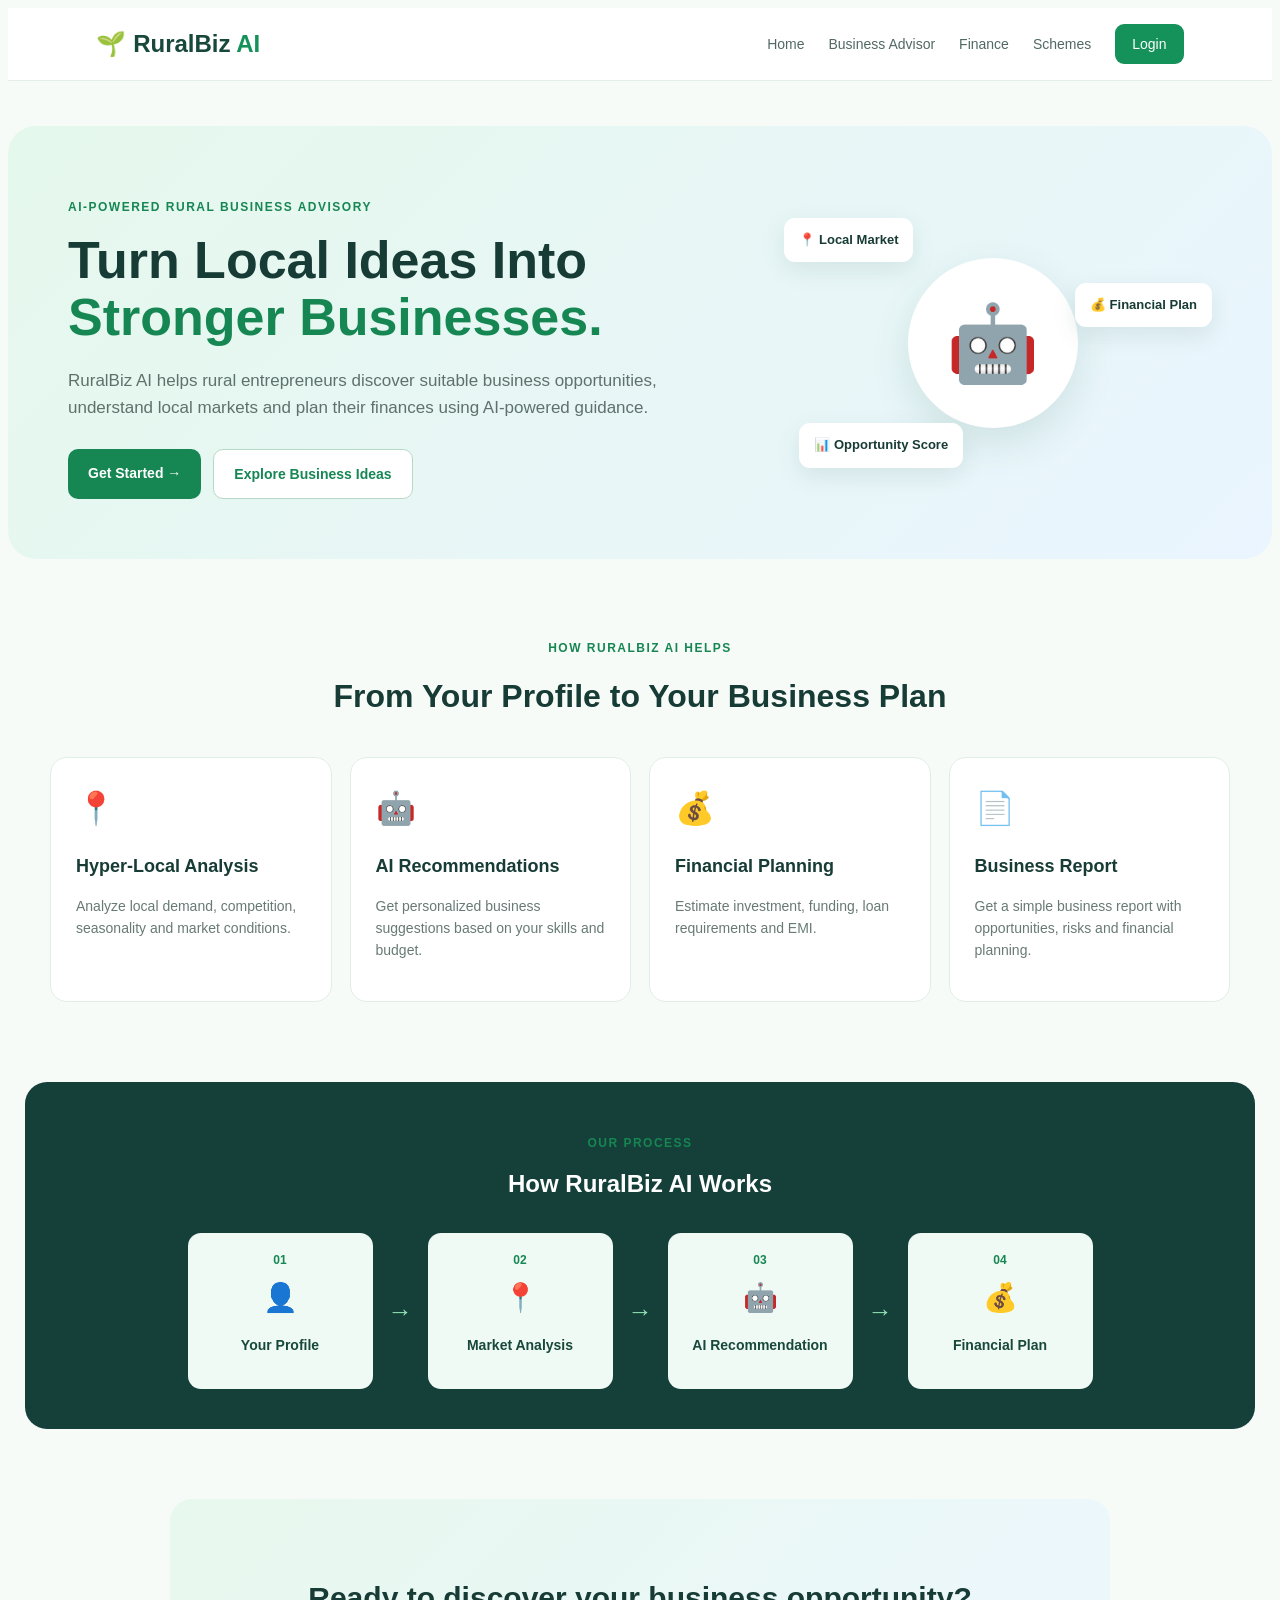
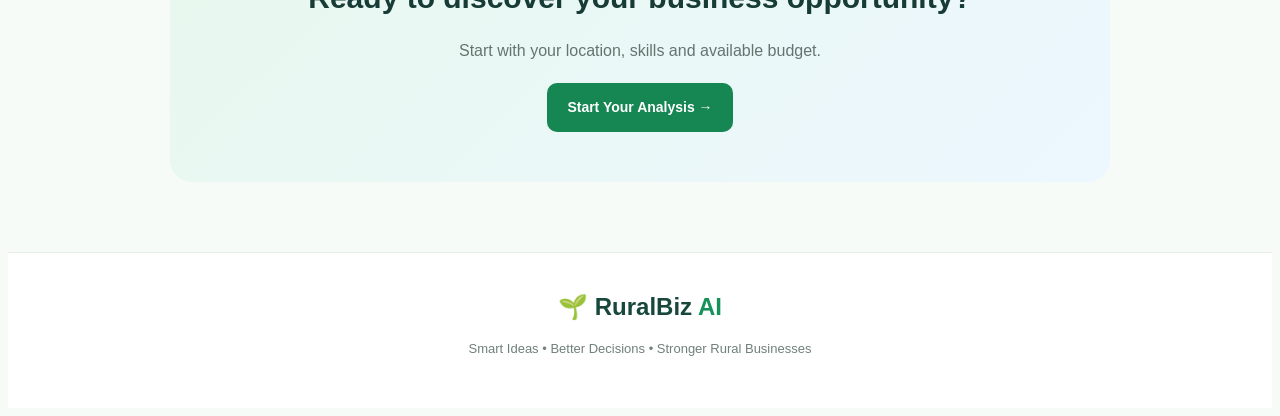
<file: index.html>
<!DOCTYPE html>
<html lang="en">

<head>
    <meta charset="UTF-8">
    <meta name="viewport" content="width=device-width, initial-scale=1.0">

    <title>RuralBiz AI</title>

    <link rel="stylesheet" href="css/style.css">
</head>

<body>

    <!-- Navigation Bar -->
    <nav class="navbar">

        <div class="logo">
            🌱 RuralBiz <span>AI</span>
        </div>

        <div class="nav-links">
            <a href="index.html">Home</a>
            <a href="advisory.html">Business Advisor</a>
            <a href="finance.html">Finance</a>
            <a href="schemes.html">Schemes</a>
            <a href="login.html" class="login-btn">Login</a>
        </div>

    </nav>


    <!-- Hero Section -->
    <section class="hero">

        <div class="hero-content">

            <p class="tagline">
                AI-POWERED RURAL BUSINESS ADVISORY
            </p>

            <h1>
                Turn Local Ideas Into
                <span>Stronger Businesses.</span>
            </h1>

            <p class="hero-description">
                RuralBiz AI helps rural entrepreneurs discover suitable
                business opportunities, understand local markets and
                plan their finances using AI-powered guidance.
            </p>

            <div class="hero-buttons">

                <a href="register.html" class="btn primary-btn">
                    Get Started →
                </a>

                <a href="advisory.html" class="btn secondary-btn">
                    Explore Business Ideas
                </a>

            </div>

        </div>


        <!-- AI Illustration -->
        <div class="hero-visual">

            <div class="circle">
                🤖
            </div>

            <div class="floating-card card-one">
                📍 Local Market
            </div>

            <div class="floating-card card-two">
                💰 Financial Plan
            </div>

            <div class="floating-card card-three">
                📊 Opportunity Score
            </div>

        </div>

    </section>


    <!-- Features -->
    <section class="features">

        <div class="section-heading">

            <p class="tagline">HOW RURALBIZ AI HELPS</p>

            <h2>
                From Your Profile to Your Business Plan
            </h2>

        </div>


        <div class="feature-container">

            <div class="feature-card">

                <div class="feature-icon">📍</div>

                <h3>Hyper-Local Analysis</h3>

                <p>
                    Analyze local demand, competition,
                    seasonality and market conditions.
                </p>

            </div>


            <div class="feature-card">

                <div class="feature-icon">🤖</div>

                <h3>AI Recommendations</h3>

                <p>
                    Get personalized business suggestions
                    based on your skills and budget.
                </p>

            </div>


            <div class="feature-card">

                <div class="feature-icon">💰</div>

                <h3>Financial Planning</h3>

                <p>
                    Estimate investment, funding,
                    loan requirements and EMI.
                </p>

            </div>


            <div class="feature-card">

                <div class="feature-icon">📄</div>

                <h3>Business Report</h3>

                <p>
                    Get a simple business report with
                    opportunities, risks and financial planning.
                </p>

            </div>

        </div>

    </section>


    <!-- Workflow -->
    <section class="workflow">

        <p class="tagline">OUR PROCESS</p>

        <h2>How RuralBiz AI Works</h2>

        <div class="workflow-container">

            <div class="workflow-step">
                <b>01</b>
                <span>👤</span>
                <h3>Your Profile</h3>
            </div>

            <div class="arrow">→</div>

            <div class="workflow-step">
                <b>02</b>
                <span>📍</span>
                <h3>Market Analysis</h3>
            </div>

            <div class="arrow">→</div>

            <div class="workflow-step">
                <b>03</b>
                <span>🤖</span>
                <h3>AI Recommendation</h3>
            </div>

            <div class="arrow">→</div>

            <div class="workflow-step">
                <b>04</b>
                <span>💰</span>
                <h3>Financial Plan</h3>
            </div>

        </div>

    </section>


    <!-- Call To Action -->
    <section class="cta">

        <h2>
            Ready to discover your business opportunity?
        </h2>

        <p>
            Start with your location, skills and available budget.
        </p>

        <a href="register.html" class="btn primary-btn">
            Start Your Analysis →
        </a>

    </section>


    <!-- Footer -->
    <footer>

        <div class="logo">
            🌱 RuralBiz <span>AI</span>
        </div>

        <p>
            Smart Ideas • Better Decisions • Stronger Rural Businesses
        </p>

    </footer>


</body>

</html>
</file>
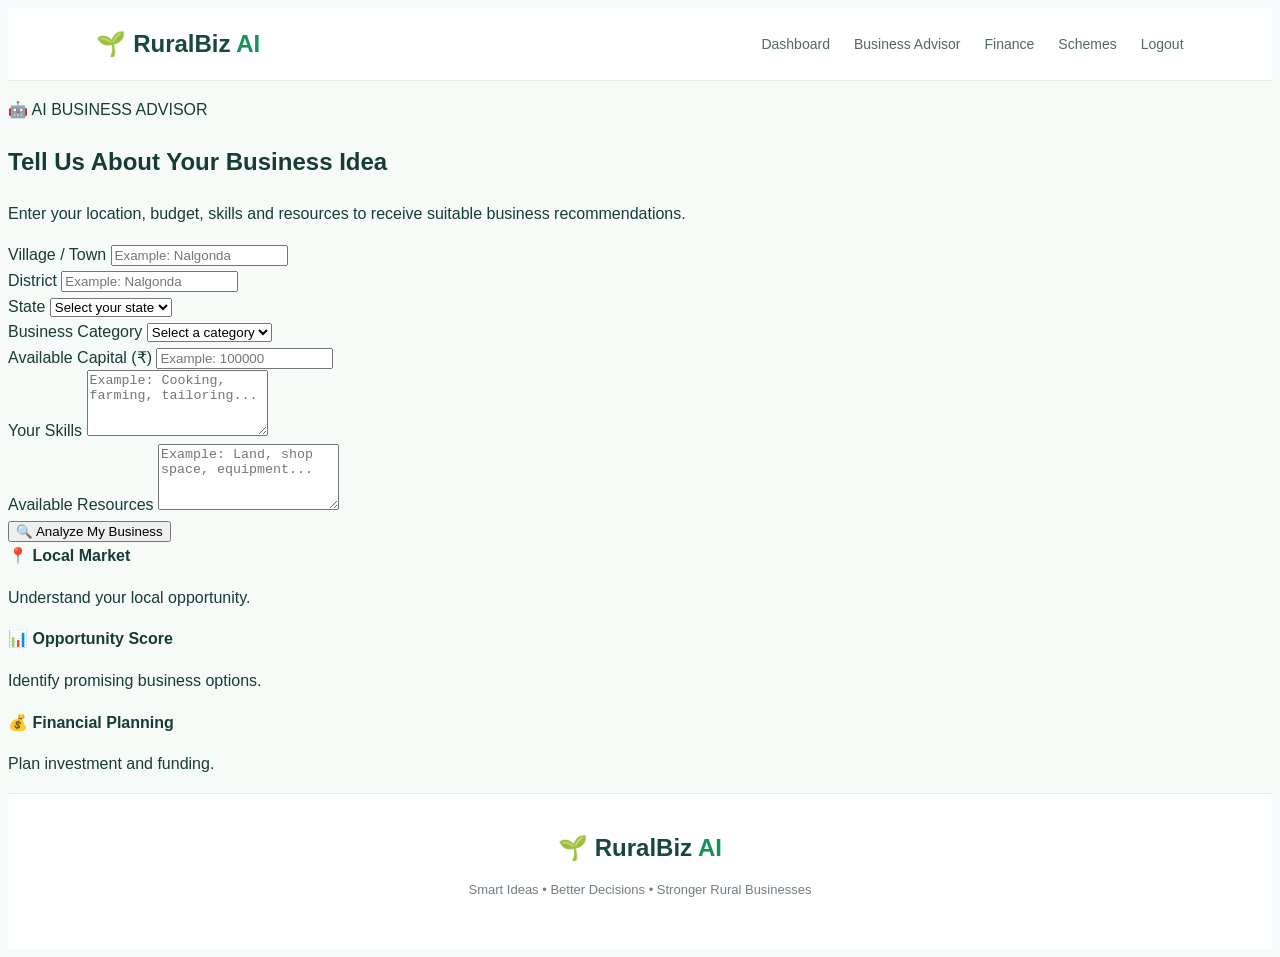
<file: advisory.html>
<!DOCTYPE html>
<html lang="en">

<head>
    <meta charset="UTF-8">
    <meta name="viewport" content="width=device-width, initial-scale=1.0">

    <title>Business Advisor | RuralBiz AI</title>

    <link rel="stylesheet" href="css/style.css">
</head>

<body>

    <nav class="navbar">

        <div class="logo">
            🌱 RuralBiz <span>AI</span>
        </div>

        <div class="nav-links">
            <a href="dashboard.html">Dashboard</a>
            <a href="advisory.html">Business Advisor</a>
            <a href="finance.html">Finance</a>
            <a href="schemes.html">Schemes</a>
            <a href="index.html">Logout</a>
        </div>

    </nav>


    <section class="advisor-section">

        <div class="advisor-container">

            <div class="advisor-heading">

                <p class="welcome-text">
                    🤖 AI BUSINESS ADVISOR
                </p>

                <h1>
                    Tell Us About Your Business Idea
                </h1>

                <p>
                    Enter your location, budget, skills and resources
                    to receive suitable business recommendations.
                </p>

            </div>


            <div class="advisor-card">

                <form id="advisorForm">

                    <div class="form-row">

                        <div class="input-group">

                            <label>Village / Town</label>

                            <input
                                type="text"
                                id="village"
                                placeholder="Example: Nalgonda"
                                required
                            >

                        </div>


                        <div class="input-group">

                            <label>District</label>

                            <input
                                type="text"
                                id="district"
                                placeholder="Example: Nalgonda"
                                required
                            >

                        </div>

                    </div>


                    <div class="input-group">

                        <label>State</label>

                        <select id="state" required>

                            <option value="">
                                Select your state
                            </option>

                            <option>Telangana</option>
                            <option>Andhra Pradesh</option>
                            <option>Karnataka</option>
                            <option>Tamil Nadu</option>
                            <option>Maharashtra</option>
                            <option>Other</option>

                        </select>

                    </div>


                    <div class="input-group">

                        <label>Business Category</label>

                        <select id="category" required>

                            <option value="">
                                Select a category
                            </option>

                            <option>Agriculture</option>
                            <option>Food Processing</option>
                            <option>Retail Shop</option>
                            <option>Dairy Business</option>
                            <option>Handicrafts</option>
                            <option>Services</option>
                            <option>Other</option>

                        </select>

                    </div>


                    <div class="input-group">

                        <label>Available Capital (₹)</label>

                        <input
                            type="number"
                            id="budget"
                            placeholder="Example: 100000"
                            min="0"
                            required
                        >

                    </div>


                    <div class="input-group">

                        <label>Your Skills</label>

                        <textarea
                            id="skills"
                            placeholder="Example: Cooking, farming, tailoring..."
                            rows="4"
                            required
                        ></textarea>

                    </div>


                    <div class="input-group">

                        <label>Available Resources</label>

                        <textarea
                            id="resources"
                            placeholder="Example: Land, shop space, equipment..."
                            rows="4"
                            required
                        ></textarea>

                    </div>


                    <button
                        type="submit"
                        class="auth-btn"
                    >
                        🔍 Analyze My Business
                    </button>

                </form>

            </div>


            <div class="advisor-info">

                <div>
                    📍
                    <strong>Local Market</strong>
                    <p>Understand your local opportunity.</p>
                </div>

                <div>
                    📊
                    <strong>Opportunity Score</strong>
                    <p>Identify promising business options.</p>
                </div>

                <div>
                    💰
                    <strong>Financial Planning</strong>
                    <p>Plan investment and funding.</p>
                </div>

            </div>

        </div>

    </section>


    <footer>

        <div class="logo">
            🌱 RuralBiz <span>AI</span>
        </div>

        <p>
            Smart Ideas • Better Decisions • Stronger Rural Businesses
        </p>

    </footer>


    <script src="js/script.js"></script>

</body>

</html>
</file>
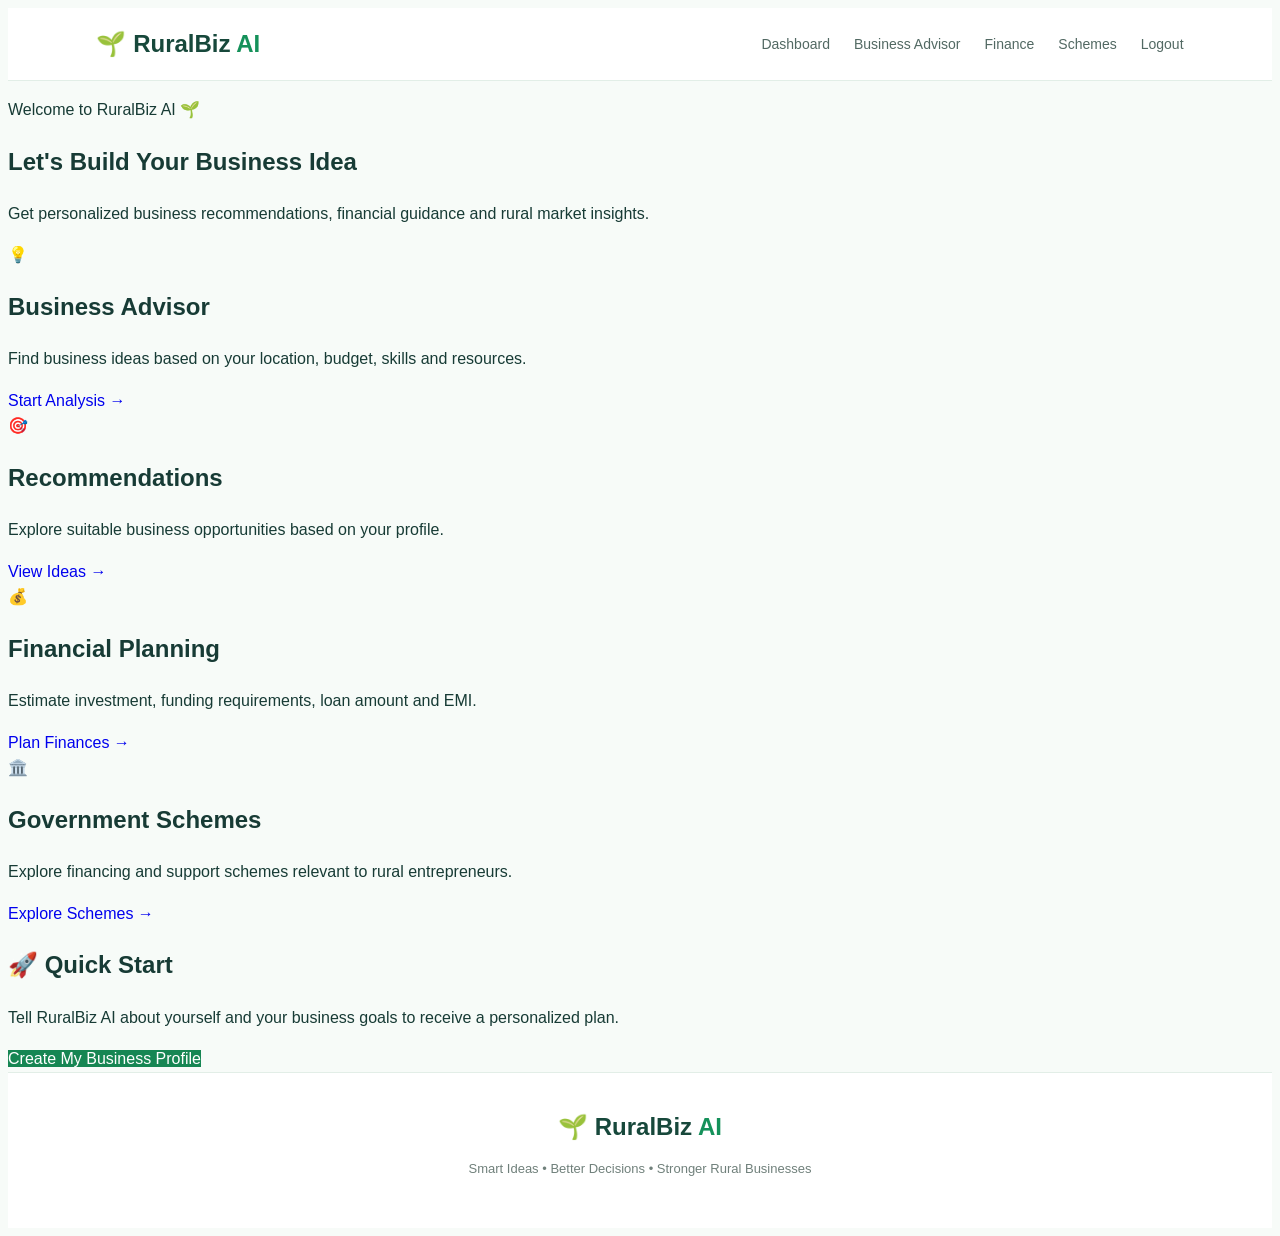
<file: dashboard.html>
<!DOCTYPE html>
<html lang="en">

<head>
    <meta charset="UTF-8">
    <meta name="viewport" content="width=device-width, initial-scale=1.0">

    <title>Dashboard | RuralBiz AI</title>

    <link rel="stylesheet" href="css/style.css">
</head>

<body>

    <!-- Navigation Bar -->

    <nav class="navbar">

        <div class="logo">
            🌱 RuralBiz <span>AI</span>
        </div>

        <div class="nav-links">
            <a href="dashboard.html">Dashboard</a>
            <a href="advisory.html">Business Advisor</a>
            <a href="finance.html">Finance</a>
            <a href="schemes.html">Schemes</a>
            <a href="index.html">Logout</a>
        </div>

    </nav>


    <!-- Dashboard -->

    <section class="dashboard-section">

        <div class="dashboard-container">

            <div class="dashboard-heading">

                <p class="welcome-text">
                    Welcome to RuralBiz AI 🌱
                </p>

                <h1>
                    Let's Build Your Business Idea
                </h1>

                <p>
                    Get personalized business recommendations,
                    financial guidance and rural market insights.
                </p>

            </div>


            <!-- Dashboard Cards -->

            <div class="dashboard-grid">


                <!-- Business Advisor -->

                <div class="dashboard-card">

                    <div class="dashboard-icon">
                        💡
                    </div>

                    <h2>Business Advisor</h2>

                    <p>
                        Find business ideas based on your
                        location, budget, skills and resources.
                    </p>

                    <a href="advisory.html" class="dashboard-btn">
                        Start Analysis →
                    </a>

                </div>


                <!-- Recommendations -->

                <div class="dashboard-card">

                    <div class="dashboard-icon">
                        🎯
                    </div>

                    <h2>Recommendations</h2>

                    <p>
                        Explore suitable business opportunities
                        based on your profile.
                    </p>

                    <a href="recommendations.html" class="dashboard-btn">
                        View Ideas →
                    </a>

                </div>


                <!-- Financial Planning -->

                <div class="dashboard-card">

                    <div class="dashboard-icon">
                        💰
                    </div>

                    <h2>Financial Planning</h2>

                    <p>
                        Estimate investment, funding requirements,
                        loan amount and EMI.
                    </p>

                    <a href="finance.html" class="dashboard-btn">
                        Plan Finances →
                    </a>

                </div>


                <!-- Government Schemes -->

                <div class="dashboard-card">

                    <div class="dashboard-icon">
                        🏛️
                    </div>

                    <h2>Government Schemes</h2>

                    <p>
                        Explore financing and support schemes
                        relevant to rural entrepreneurs.
                    </p>

                    <a href="schemes.html" class="dashboard-btn">
                        Explore Schemes →
                    </a>

                </div>


            </div>


            <!-- Quick Start -->

            <div class="quick-start">

                <h2>🚀 Quick Start</h2>

                <p>
                    Tell RuralBiz AI about yourself and your
                    business goals to receive a personalized plan.
                </p>

                <a href="advisory.html" class="primary-btn">
                    Create My Business Profile
                </a>

            </div>

        </div>

    </section>


    <!-- Footer -->

    <footer>

        <div class="logo">
            🌱 RuralBiz <span>AI</span>
        </div>

        <p>
            Smart Ideas • Better Decisions • Stronger Rural Businesses
        </p>

    </footer>


    <script src="js/script.js"></script>

</body>

</html>
</file>
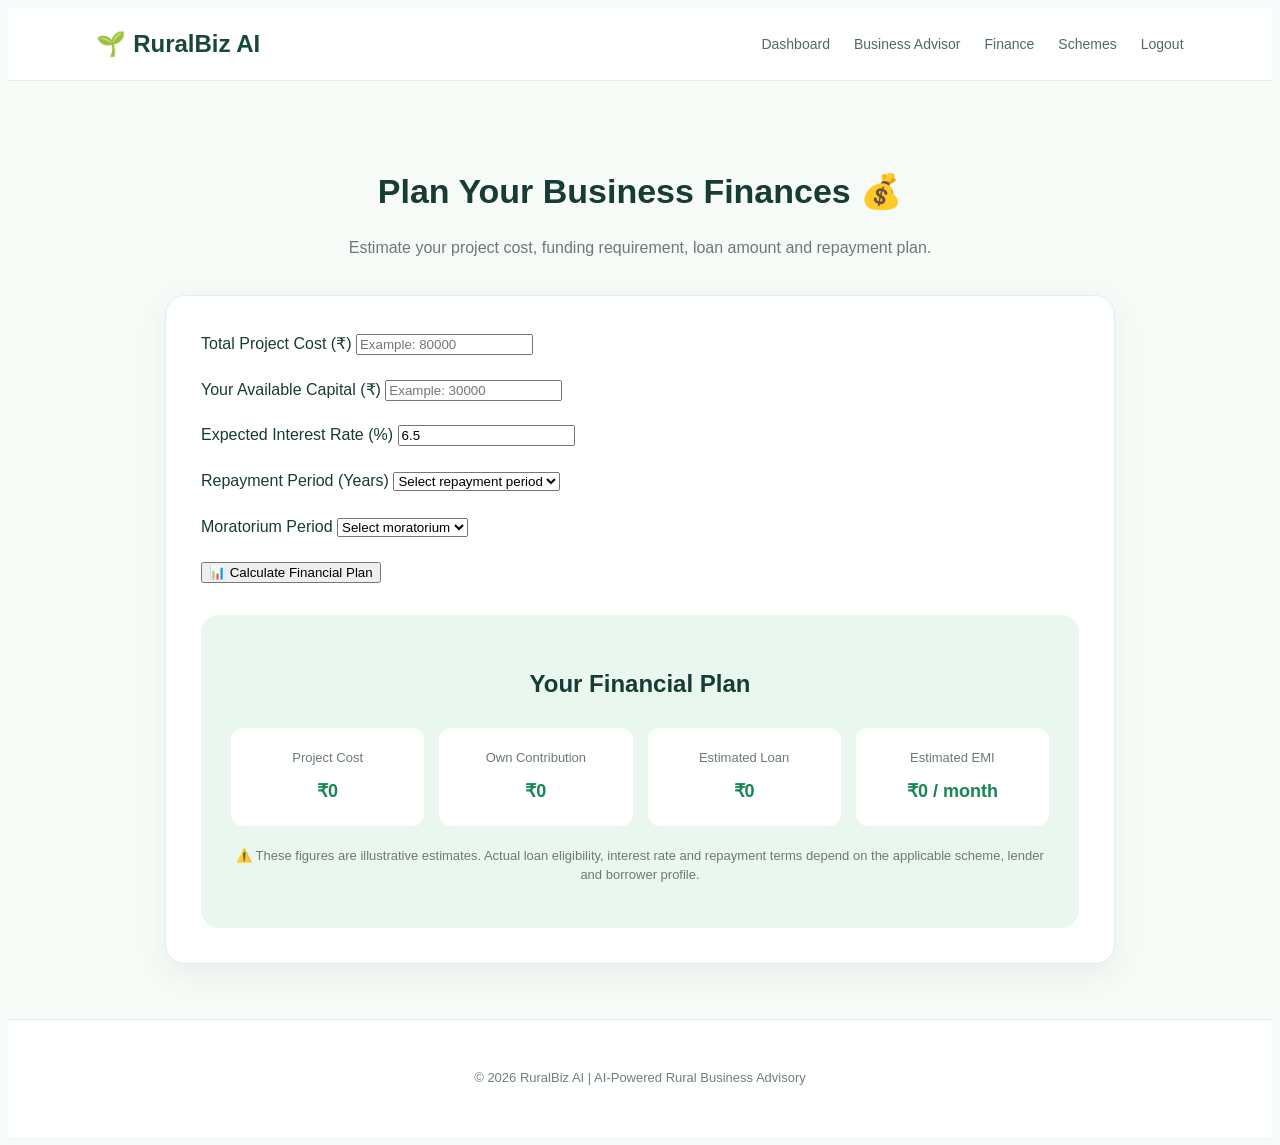
<file: finance.html>
<!DOCTYPE html>
<html lang="en">

<head>
    <meta charset="UTF-8">
    <meta name="viewport" content="width=device-width, initial-scale=1.0">

    <title>Financial Planning - RuralBiz AI</title>

    <link rel="stylesheet" href="css/style.css">
</head>

<body>

    <nav class="navbar">

        <div class="logo">
            🌱 RuralBiz AI
        </div>

        <div class="nav-links">
            <a href="dashboard.html">Dashboard</a>
            <a href="advisory.html">Business Advisor</a>
            <a href="finance.html">Finance</a>
            <a href="schemes.html">Schemes</a>
            <a href="index.html">Logout</a>
        </div>

    </nav>


    <section class="finance-section">

        <div class="finance-container">

            <div class="finance-heading">

                <h1>Plan Your Business Finances 💰</h1>

                <p>
                    Estimate your project cost, funding requirement,
                    loan amount and repayment plan.
                </p>

            </div>


            <div class="finance-card">

                <form id="financeForm">


                    <div class="input-group">

                        <label for="projectCost">
                            Total Project Cost (₹)
                        </label>

                        <input
                            type="number"
                            id="projectCost"
                            placeholder="Example: 80000"
                            min="0"
                            required
                        >

                    </div>


                    <div class="input-group">

                        <label for="ownCapital">
                            Your Available Capital (₹)
                        </label>

                        <input
                            type="number"
                            id="ownCapital"
                            placeholder="Example: 30000"
                            min="0"
                            required
                        >

                    </div>


                    <div class="input-group">

                        <label for="interestRate">
                            Expected Interest Rate (%)
                        </label>

                        <input
                            type="number"
                            id="interestRate"
                            placeholder="Example: 6.5"
                            min="0"
                            step="0.1"
                            value="6.5"
                            required
                        >

                    </div>


                    <div class="input-group">

                        <label for="loanTenure">
                            Repayment Period (Years)
                        </label>

                        <select id="loanTenure" required>

                            <option value="">
                                Select repayment period
                            </option>

                            <option value="1">1 Year</option>

                            <option value="2">2 Years</option>

                            <option value="3">3 Years</option>

                            <option value="5">5 Years</option>

                            <option value="7">7 Years</option>

                        </select>

                    </div>


                    <div class="input-group">

                        <label for="moratorium">
                            Moratorium Period
                        </label>

                        <select id="moratorium" required>

                            <option value="">
                                Select moratorium
                            </option>

                            <option value="0">
                                None
                            </option>

                            <option value="3">
                                3 Months
                            </option>

                            <option value="6">
                                6 Months
                            </option>

                            <option value="12">
                                12 Months
                            </option>

                        </select>

                    </div>


                    <button
                        type="submit"
                        class="auth-btn"
                    >
                        📊 Calculate Financial Plan
                    </button>

                </form>


                <div class="finance-results">

                    <h2>Your Financial Plan</h2>

                    <div class="finance-result-grid">

                        <div class="finance-result-card">

                            <span>Project Cost</span>

                            <strong>₹0</strong>

                        </div>


                        <div class="finance-result-card">

                            <span>Own Contribution</span>

                            <strong>₹0</strong>

                        </div>


                        <div class="finance-result-card">

                            <span>Estimated Loan</span>

                            <strong>₹0</strong>

                        </div>


                        <div class="finance-result-card">

                            <span>Estimated EMI</span>

                            <strong>₹0 / month</strong>

                        </div>

                    </div>


                    <p class="finance-note">

                        ⚠️ These figures are illustrative estimates.
                        Actual loan eligibility, interest rate and
                        repayment terms depend on the applicable scheme,
                        lender and borrower profile.

                    </p>

                </div>

            </div>

        </div>

    </section>


    <footer class="footer">

        <p>
            © 2026 RuralBiz AI |
            AI-Powered Rural Business Advisory
        </p>

    </footer>


    <script src="js/script.js"></script>

</body>

</html>
</file>
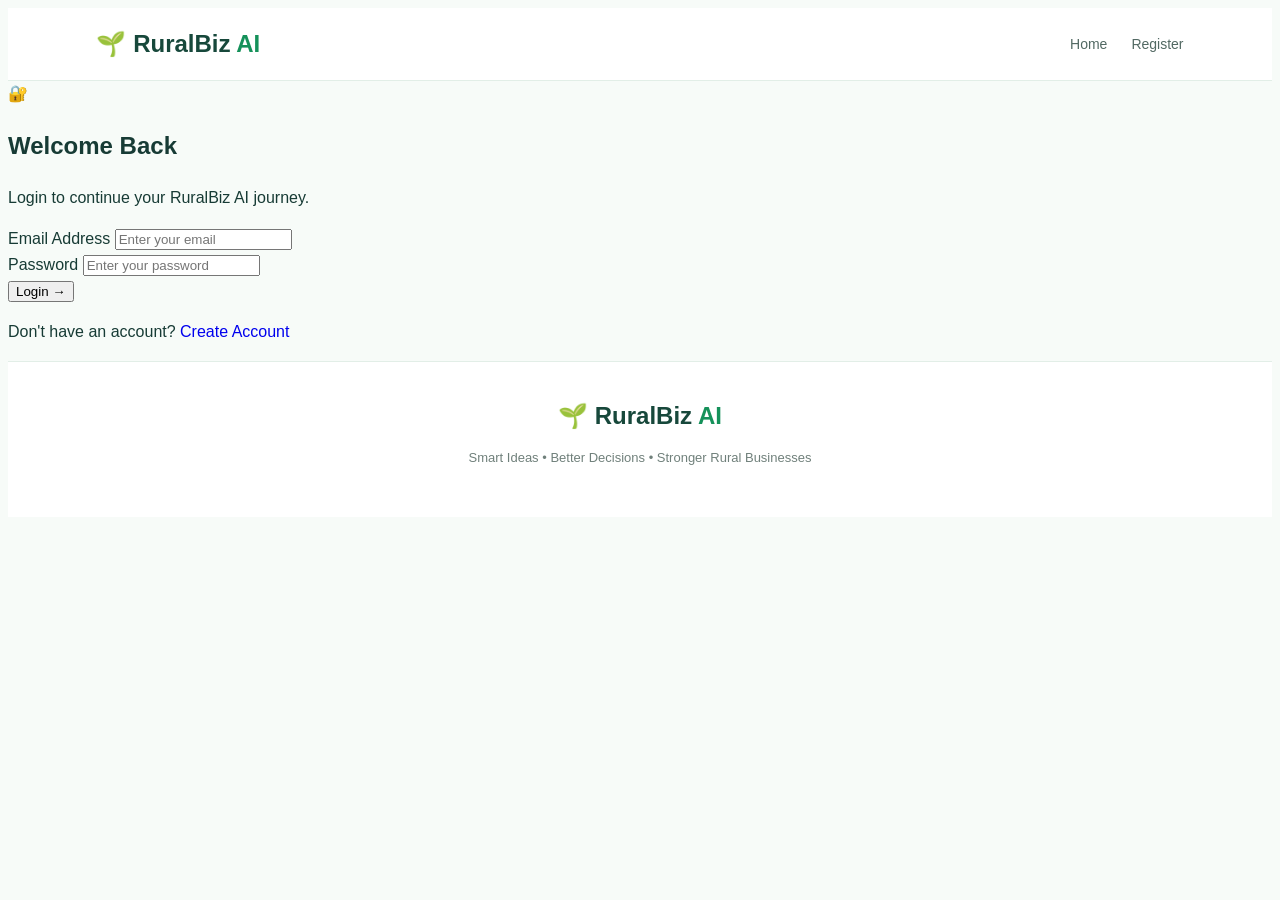
<file: login.html>
<!DOCTYPE html>
<html lang="en">

<head>
    <meta charset="UTF-8">
    <meta name="viewport" content="width=device-width, initial-scale=1.0">

    <title>Login | RuralBiz AI</title>

    <link rel="stylesheet" href="css/style.css">
</head>

<body>

    <!-- Navigation Bar -->

    <nav class="navbar">

        <div class="logo">
            🌱 RuralBiz <span>AI</span>
        </div>

        <div class="nav-links">
            <a href="index.html">Home</a>
            <a href="register.html">Register</a>
        </div>

    </nav>


    <!-- Login Section -->

    <section class="auth-section">

        <div class="auth-card">

            <div class="auth-header">

                <div class="auth-icon">
                    🔐
                </div>

                <h1>Welcome Back</h1>

                <p>
                    Login to continue your RuralBiz AI journey.
                </p>

            </div>


            <form id="loginForm">

                <div class="input-group">

                    <label>Email Address</label>

                    <input
                        type="email"
                        id="loginEmail"
                        placeholder="Enter your email"
                        required
                    >

                </div>


                <div class="input-group">

                    <label>Password</label>

                    <input
                        type="password"
                        id="loginPassword"
                        placeholder="Enter your password"
                        required
                    >

                </div>


                <button type="submit" class="auth-btn">
                    Login →
                </button>

            </form>


            <p class="auth-footer">

                Don't have an account?

                <a href="register.html">
                    Create Account
                </a>

            </p>

        </div>

    </section>


    <!-- Footer -->

    <footer>

        <div class="logo">
            🌱 RuralBiz <span>AI</span>
        </div>

        <p>
            Smart Ideas • Better Decisions • Stronger Rural Businesses
        </p>

    </footer>


    <script src="js/script.js"></script>

</body>

</html>
</file>
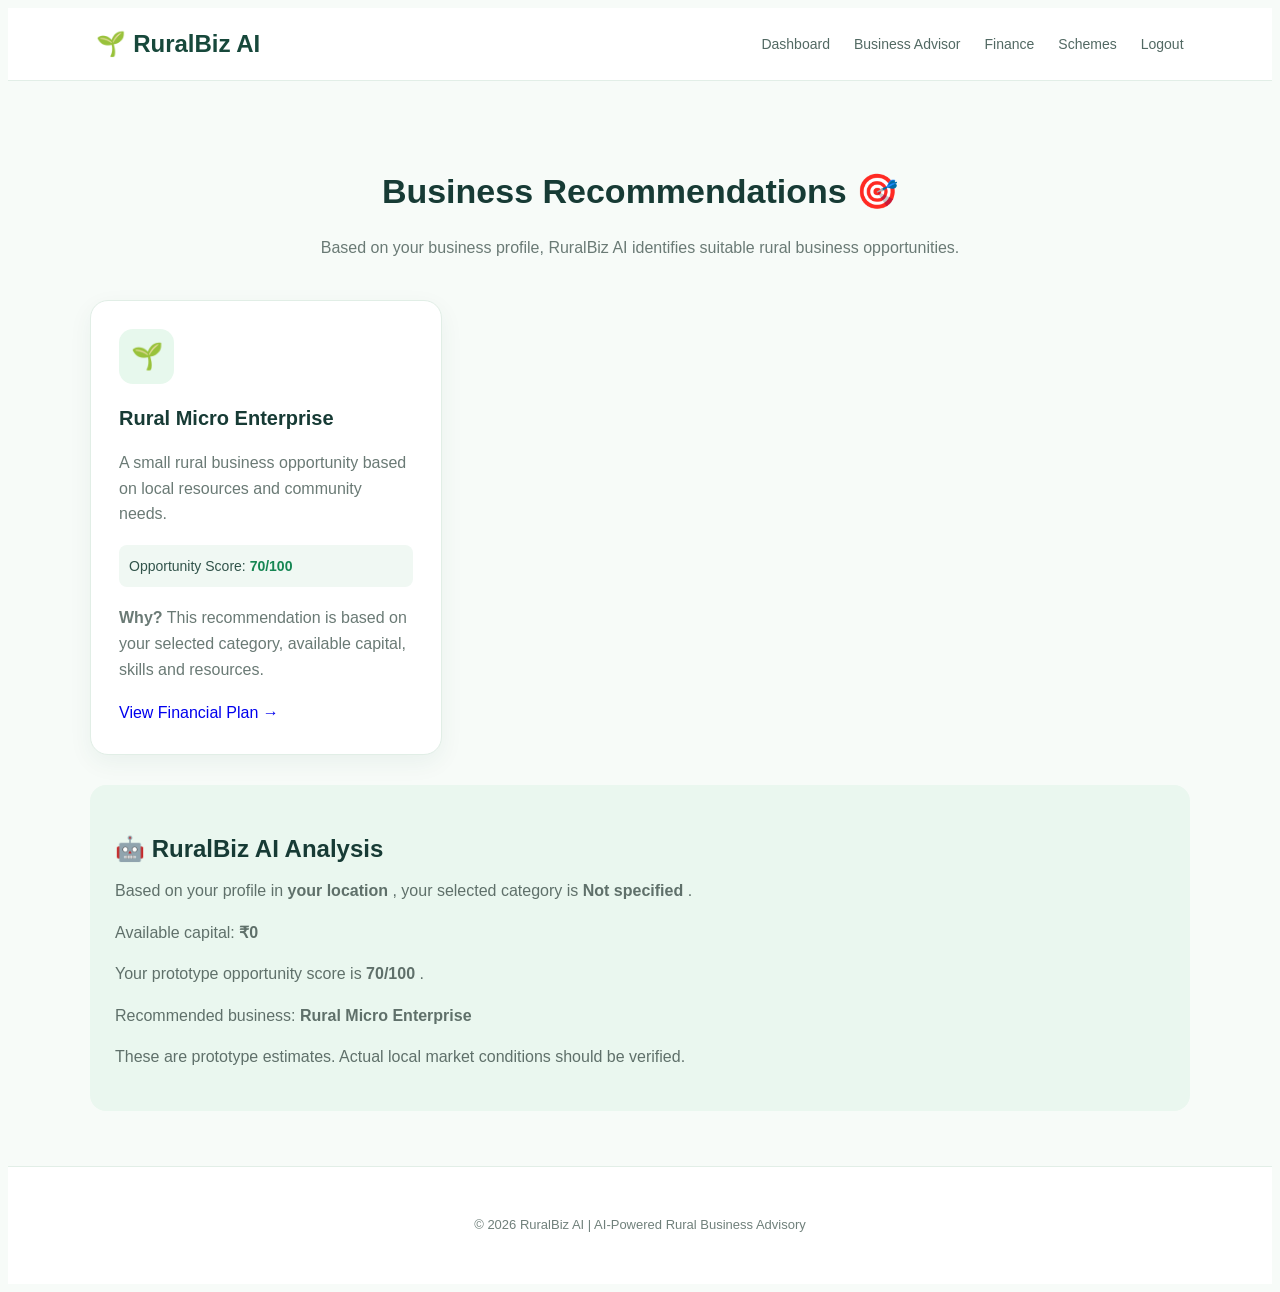
<file: recommendations.html>
<!DOCTYPE html>
<html lang="en">

<head>
    <meta charset="UTF-8">
    <meta name="viewport" content="width=device-width, initial-scale=1.0">

    <title>Recommendations - RuralBiz AI</title>

    <link rel="stylesheet" href="css/style.css">
</head>

<body>

    <!-- Navigation -->
    <nav class="navbar">

        <div class="logo">
            🌱 RuralBiz AI
        </div>

        <div class="nav-links">
            <a href="dashboard.html">Dashboard</a>
            <a href="advisory.html">Business Advisor</a>
            <a href="finance.html">Finance</a>
            <a href="schemes.html">Schemes</a>
            <a href="index.html">Logout</a>
        </div>

    </nav>


    <!-- Recommendations -->
    <section class="recommendations-section">

        <div class="recommendations-container">

            <div class="recommendations-heading">

                <h1>Business Recommendations 🎯</h1>

                <p>
                    Based on your business profile, RuralBiz AI
                    identifies suitable rural business opportunities.
                </p>

            </div>


            <!-- Recommendation Cards -->
            <div class="recommendation-grid">

                <div class="recommendation-card">

                    <div class="recommendation-icon">
                        🍲
                    </div>

                    <h2>Small Food Processing</h2>

                    <p>
                        Suitable for entrepreneurs interested in cooking,
                        food preparation or food processing.
                    </p>

                    <div class="score">
                        Opportunity Score:
                        <strong>90/100</strong>
                    </div>

                    <p>
                        <strong>Why?</strong>
                        This recommendation is based on your selected
                        category and available capital.
                    </p>

                    <a
                        href="finance.html"
                        class="dashboard-btn"
                    >
                        View Financial Plan →
                    </a>

                </div>

            </div>


            <!-- AI Analysis -->
            <div class="recommendation-note">

                <h2>🤖 RuralBiz AI Analysis</h2>

                <p>
                    Your recommendation is generated using your
                    business profile and available capital.
                </p>

                <p>
                    Actual local market conditions should be verified
                    before starting a business.
                </p>

            </div>

        </div>

    </section>


    <!-- Footer -->
    <footer class="footer">

        <p>
            © 2026 RuralBiz AI | AI-Powered Rural Business Advisory
        </p>

    </footer>


    <script src="js/script.js"></script>

</body>

</html>
</file>
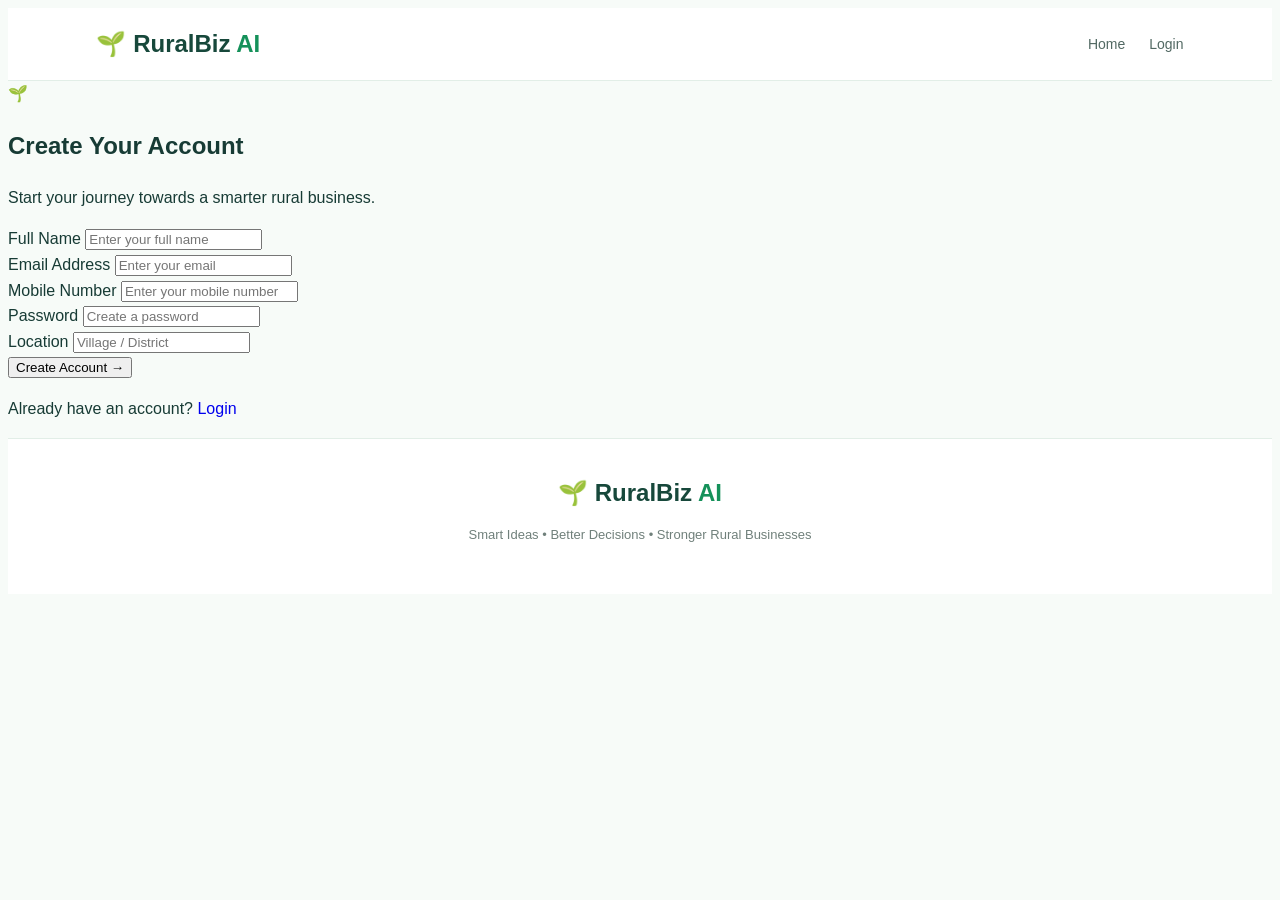
<file: register.html>
<!DOCTYPE html>
<html lang="en">

<head>
    <meta charset="UTF-8">
    <meta name="viewport" content="width=device-width, initial-scale=1.0">

    <title>Register | RuralBiz AI</title>

    <link rel="stylesheet" href="css/style.css">
</head>

<body>

    <!-- Navigation Bar -->

    <nav class="navbar">

        <div class="logo">
            🌱 RuralBiz <span>AI</span>
        </div>

        <div class="nav-links">
            <a href="index.html">Home</a>
            <a href="login.html">Login</a>
        </div>

    </nav>


    <!-- Registration -->

    <section class="auth-section">

        <div class="auth-card">

            <div class="auth-header">

                <div class="auth-icon">
                    🌱
                </div>

                <h1>Create Your Account</h1>

                <p>
                    Start your journey towards a smarter rural business.
                </p>

            </div>


            <form id="registerForm">

                <div class="input-group">

                    <label>Full Name</label>

                    <input
                        type="text"
                        id="name"
                        placeholder="Enter your full name"
                        required
                    >

                </div>


                <div class="input-group">

                    <label>Email Address</label>

                    <input
                        type="email"
                        id="email"
                        placeholder="Enter your email"
                        required
                    >

                </div>


                <div class="input-group">

                    <label>Mobile Number</label>

                    <input
                        type="tel"
                        id="mobile"
                        placeholder="Enter your mobile number"
                        required
                    >

                </div>


                <div class="input-group">

                    <label>Password</label>

                    <input
                        type="password"
                        id="password"
                        placeholder="Create a password"
                        required
                    >

                </div>


                <div class="input-group">

                    <label>Location</label>

                    <input
                        type="text"
                        id="location"
                        placeholder="Village / District"
                        required
                    >

                </div>


                <button type="submit" class="auth-btn">
                    Create Account →
                </button>

            </form>


            <p class="auth-footer">

                Already have an account?

                <a href="login.html">
                    Login
                </a>

            </p>

        </div>

    </section>


    <!-- Footer -->

    <footer>

        <div class="logo">
            🌱 RuralBiz <span>AI</span>
        </div>

        <p>
            Smart Ideas • Better Decisions • Stronger Rural Businesses
        </p>

    </footer>


    <script src="js/script.js"></script>

</body>

</html>
</file>
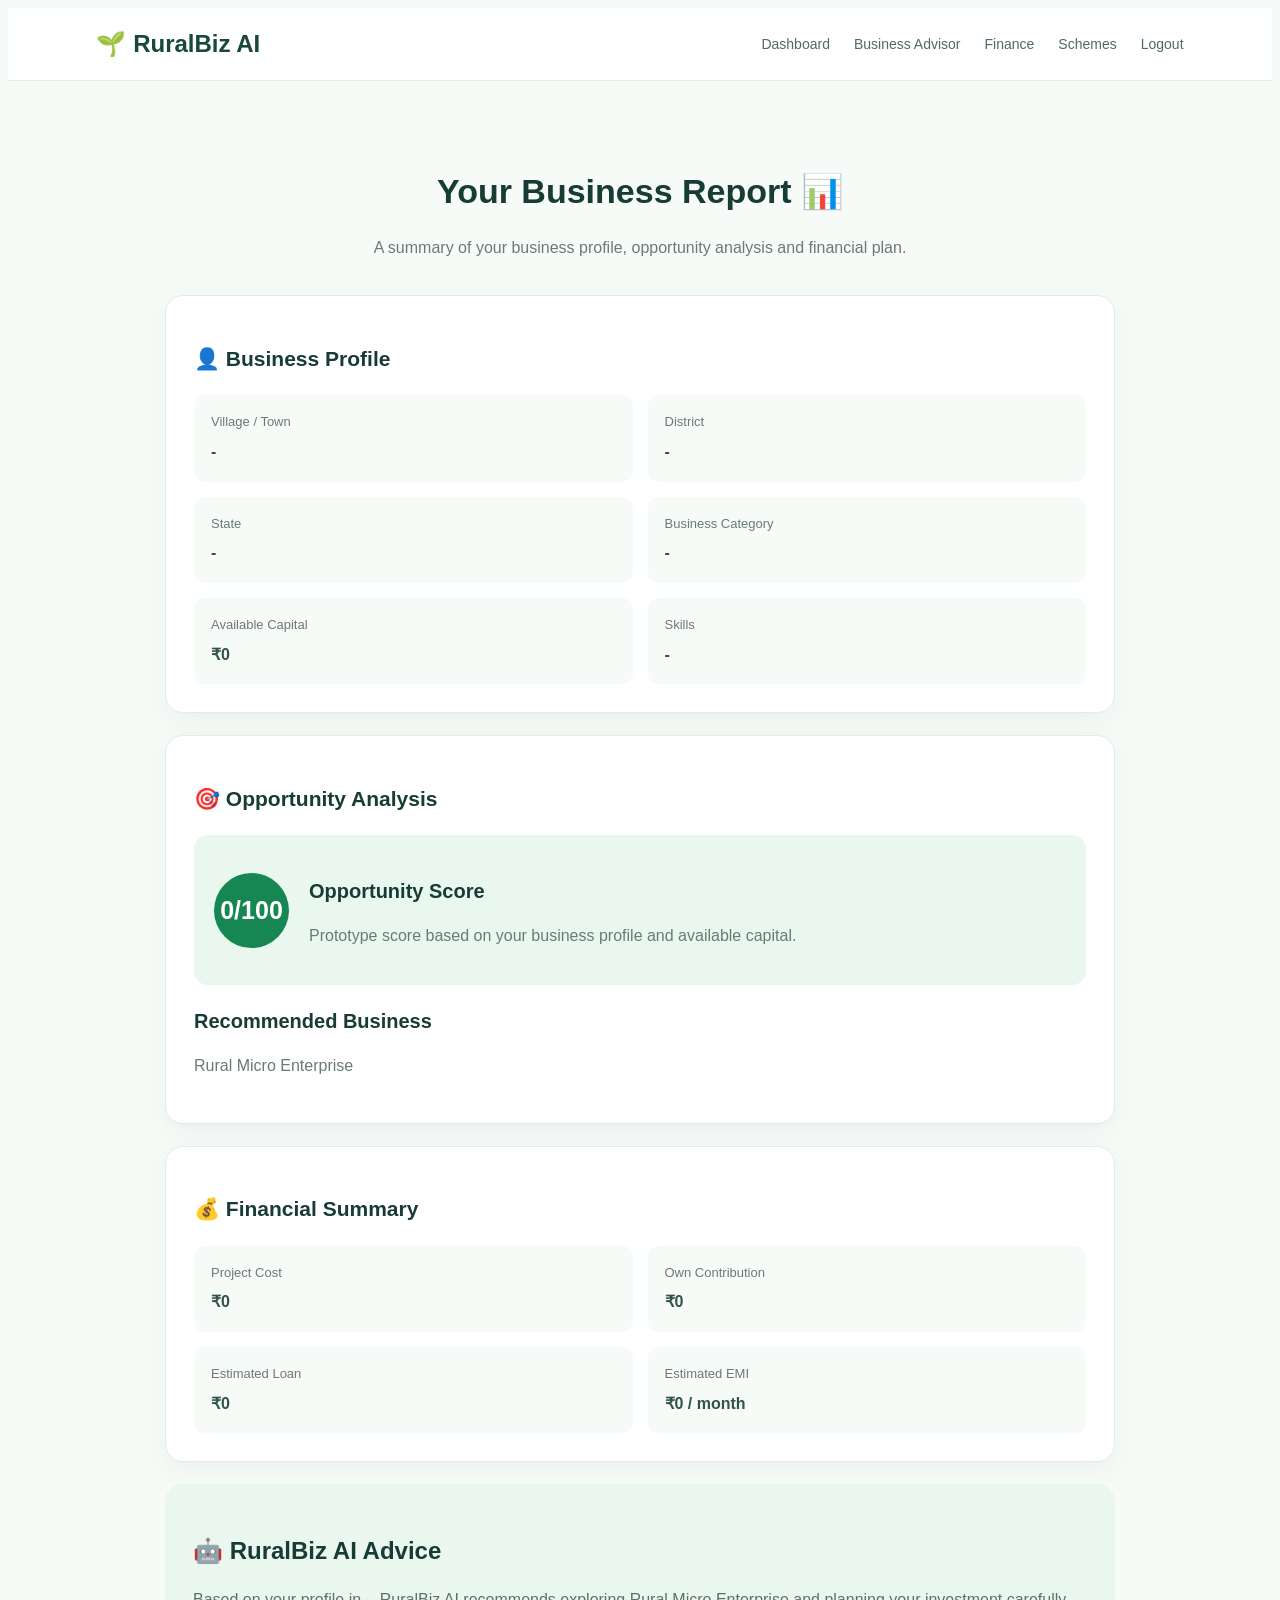
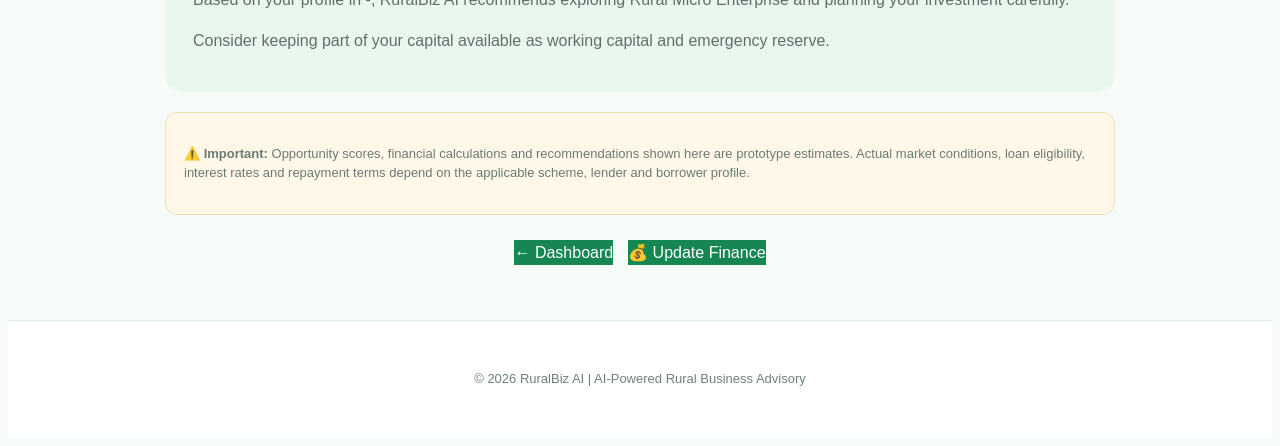
<file: report.html>
<!DOCTYPE html>
<html lang="en">

<head>

    <meta charset="UTF-8">

    <meta name="viewport"
          content="width=device-width, initial-scale=1.0">

    <title>Business Report - RuralBiz AI</title>

    <link rel="stylesheet" href="css/style.css">

</head>


<body>


    <!-- Navigation -->

    <nav class="navbar">

        <div class="logo">
            🌱 RuralBiz AI
        </div>

        <div class="nav-links">

            <a href="dashboard.html">
                Dashboard
            </a>

            <a href="advisory.html">
                Business Advisor
            </a>

            <a href="finance.html">
                Finance
            </a>

            <a href="schemes.html">
                Schemes
            </a>

            <a href="index.html">
                Logout
            </a>

        </div>

    </nav>



    <!-- Report -->

    <section class="report-section">

        <div class="report-container">


            <div class="report-heading">

                <h1>
                    Your Business Report 📊
                </h1>

                <p>
                    A summary of your business profile,
                    opportunity analysis and financial plan.
                </p>

            </div>



            <!-- Business Profile -->

            <div class="report-card">

                <h2>
                    👤 Business Profile
                </h2>


                <div class="report-grid">


                    <div>

                        <span>
                            Village / Town
                        </span>

                        <strong id="reportVillage">
                            -
                        </strong>

                    </div>


                    <div>

                        <span>
                            District
                        </span>

                        <strong id="reportDistrict">
                            -
                        </strong>

                    </div>


                    <div>

                        <span>
                            State
                        </span>

                        <strong id="reportState">
                            -
                        </strong>

                    </div>


                    <div>

                        <span>
                            Business Category
                        </span>

                        <strong id="reportCategory">
                            -
                        </strong>

                    </div>


                    <div>

                        <span>
                            Available Capital
                        </span>

                        <strong id="reportCapital">
                            -
                        </strong>

                    </div>


                    <div>

                        <span>
                            Skills
                        </span>

                        <strong id="reportSkills">
                            -
                        </strong>

                    </div>


                </div>

            </div>



            <!-- Opportunity Analysis -->

            <div class="report-card">

                <h2>
                    🎯 Opportunity Analysis
                </h2>


                <div class="score-box">

                    <div
                        class="score-number"
                        id="reportScore"
                    >
                        0
                    </div>


                    <div>

                        <h3>
                            Opportunity Score
                        </h3>

                        <p>
                            Prototype score based on your
                            business profile and available capital.
                        </p>

                    </div>

                </div>


                <h3>
                    Recommended Business
                </h3>

                <p id="reportBusiness">
                    -
                </p>

            </div>



            <!-- Financial Summary -->

            <div class="report-card">

                <h2>
                    💰 Financial Summary
                </h2>


                <div class="report-grid">


                    <div>

                        <span>
                            Project Cost
                        </span>

                        <strong id="reportProjectCost">
                            -
                        </strong>

                    </div>


                    <div>

                        <span>
                            Own Contribution
                        </span>

                        <strong id="reportOwnCapital">
                            -
                        </strong>

                    </div>


                    <div>

                        <span>
                            Estimated Loan
                        </span>

                        <strong id="reportLoan">
                            -
                        </strong>

                    </div>


                    <div>

                        <span>
                            Estimated EMI
                        </span>

                        <strong id="reportEMI">
                            -
                        </strong>

                    </div>


                </div>

            </div>



            <!-- AI Advice -->

            <div class="report-advice">

                <h2>
                    🤖 RuralBiz AI Advice
                </h2>

                <p id="reportAdvice">
                    Based on your profile, RuralBiz AI
                    provides guidance for planning your
                    rural business.
                </p>

                <p>
                    Consider keeping part of your capital
                    available as working capital and emergency
                    reserve.
                </p>

            </div>



            <!-- Disclaimer -->

            <div class="report-note">

                <p>

                    ⚠️ <strong>Important:</strong>
                    Opportunity scores, financial calculations
                    and recommendations shown here are
                    prototype estimates. Actual market
                    conditions, loan eligibility, interest rates
                    and repayment terms depend on the applicable
                    scheme, lender and borrower profile.

                </p>

            </div>



            <!-- Actions -->

            <div class="report-actions">

                <a
                    href="dashboard.html"
                    class="primary-btn"
                >
                    ← Dashboard
                </a>


                <a
                    href="finance.html"
                    class="primary-btn"
                >
                    💰 Update Finance
                </a>

            </div>


        </div>

    </section>



    <!-- Footer -->

    <footer class="footer">

        <p>
            © 2026 RuralBiz AI |
            AI-Powered Rural Business Advisory
        </p>

    </footer>



    <script src="js/script.js"></script>


    <!-- Load Report Data -->

    <script>

        // Business Profile

        const village =
            localStorage.getItem("village") || "-";

        const district =
            localStorage.getItem("district") || "-";

        const state =
            localStorage.getItem("state") || "-";

        const category =
            localStorage.getItem("category") || "-";

        const capital =
            Number(localStorage.getItem("budget")) || 0;

        const skills =
            localStorage.getItem("skills") || "-";


        // Opportunity

        const score =
            Number(localStorage.getItem("opportunityScore")) || 0;


        // Financial Data

        const projectCost =
            Number(localStorage.getItem("projectCost")) || 0;

        const ownCapital =
            Number(localStorage.getItem("ownCapital")) || 0;

        const loanAmount =
            Number(localStorage.getItem("loanAmount")) || 0;

        const emi =
            Number(localStorage.getItem("emi")) || 0;


        // Recommended business

        let businessName =
            "Rural Micro Enterprise";


        if (category === "Food Processing") {

            businessName =
                "Small Food Processing";

        }

        else if (category === "Dairy Business") {

            businessName =
                "Dairy Business";

        }

        else if (category === "Agriculture") {

            businessName =
                "Agriculture Enterprise";

        }

        else if (category === "Handicrafts") {

            businessName =
                "Handicraft Business";

        }

        else if (category === "Retail Shop") {

            businessName =
                "Rural Retail Shop";

        }

        else if (category === "Services") {

            businessName =
                "Local Service Business";

        }


        // Display Profile

        document.getElementById("reportVillage")
            .innerText = village;

        document.getElementById("reportDistrict")
            .innerText = district;

        document.getElementById("reportState")
            .innerText = state;

        document.getElementById("reportCategory")
            .innerText = category;

        document.getElementById("reportCapital")
            .innerText =
                "₹" +
                capital.toLocaleString("en-IN");

        document.getElementById("reportSkills")
            .innerText = skills;


        // Display Opportunity

        document.getElementById("reportScore")
            .innerText = score + "/100";

        document.getElementById("reportBusiness")
            .innerText = businessName;


        // Display Finance

        document.getElementById("reportProjectCost")
            .innerText =
                "₹" +
                projectCost.toLocaleString("en-IN");

        document.getElementById("reportOwnCapital")
            .innerText =
                "₹" +
                ownCapital.toLocaleString("en-IN");

        document.getElementById("reportLoan")
            .innerText =
                "₹" +
                loanAmount.toLocaleString("en-IN");

        document.getElementById("reportEMI")
            .innerText =
                "₹" +
                emi.toLocaleString("en-IN") +
                " / month";


        // AI Advice

        document.getElementById("reportAdvice")
            .innerText =
                "Based on your profile in " +
                village +
                ", RuralBiz AI recommends exploring " +
                businessName +
                " and planning your investment carefully.";

    </script>


</body>

</html>
</file>
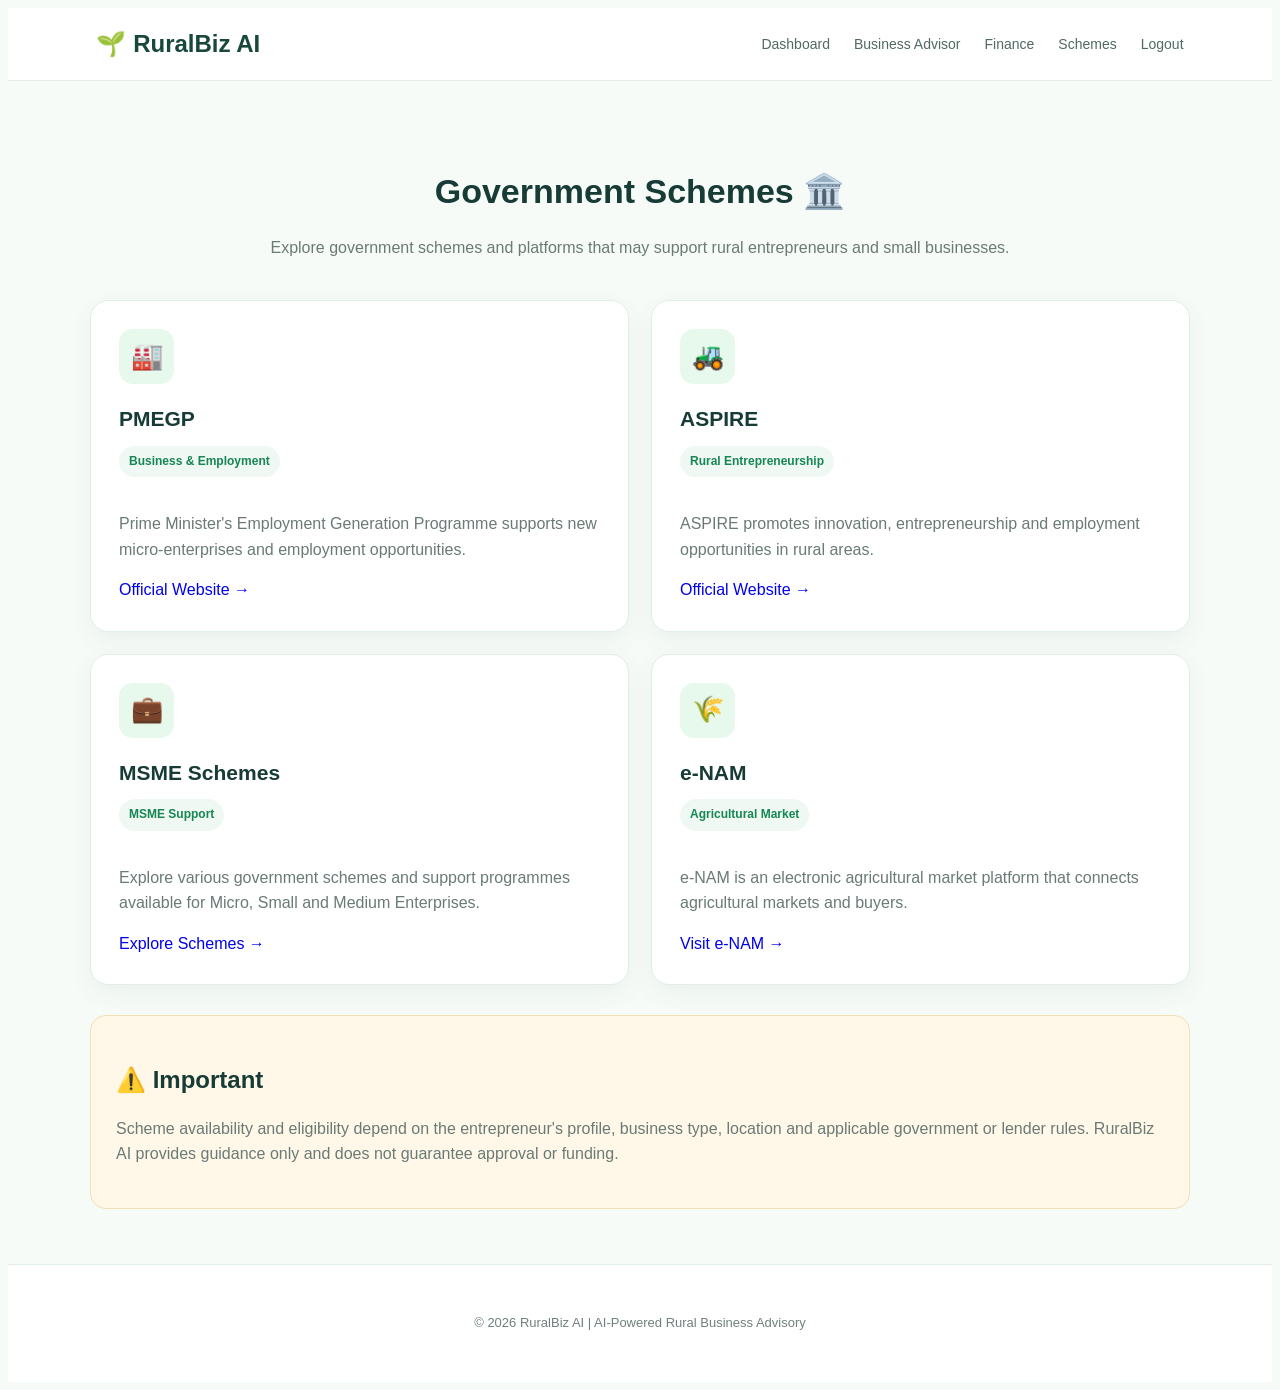
<file: schemes.html>
<!DOCTYPE html>
<html lang="en">
<head>
    <meta charset="UTF-8">
    <meta name="viewport" content="width=device-width, initial-scale=1.0">

    <title>Government Schemes - RuralBiz AI</title>

    <link rel="stylesheet" href="css/style.css">
</head>

<body>

    <!-- Navigation -->
    <nav class="navbar">

        <div class="logo">
            🌱 RuralBiz AI
        </div>

        <div class="nav-links">
            <a href="dashboard.html">Dashboard</a>
            <a href="advisory.html">Business Advisor</a>
            <a href="finance.html">Finance</a>
            <a href="schemes.html">Schemes</a>
            <a href="index.html">Logout</a>
        </div>

    </nav>


    <!-- Government Schemes -->
    <section class="schemes-section">

        <div class="schemes-container">

            <div class="schemes-heading">

                <h1>Government Schemes 🏛️</h1>

                <p>
                    Explore government schemes and platforms that may support
                    rural entrepreneurs and small businesses.
                </p>

            </div>


            <div class="scheme-grid">


                <!-- PMEGP -->
                <div class="scheme-card">

                    <div class="scheme-icon">
                        🏭
                    </div>

                    <h2>PMEGP</h2>

                    <span class="scheme-tag">
                        Business & Employment
                    </span>

                    <p>
                        Prime Minister's Employment Generation Programme
                        supports new micro-enterprises and employment
                        opportunities.
                    </p>

                    <a
                        href="https://pmegp.msme.gov.in/Home/Index"
                        target="_blank"
                        class="dashboard-btn"
                    >
                        Official Website →
                    </a>

                </div>


                <!-- ASPIRE -->
                <div class="scheme-card">

                    <div class="scheme-icon">
                        🚜
                    </div>

                    <h2>ASPIRE</h2>

                    <span class="scheme-tag">
                        Rural Entrepreneurship
                    </span>

                    <p>
                        ASPIRE promotes innovation, entrepreneurship and
                        employment opportunities in rural areas.
                    </p>

                    <a
                        href="https://www.dashboard.msme.gov.in/aspire.aspx"
                        target="_blank"
                        class="dashboard-btn"
                    >
                        Official Website →
                    </a>

                </div>


                <!-- MSME Schemes -->
                <div class="scheme-card">

                    <div class="scheme-icon">
                        💼
                    </div>

                    <h2>MSME Schemes</h2>

                    <span class="scheme-tag">
                        MSME Support
                    </span>

                    <p>
                        Explore various government schemes and support
                        programmes available for Micro, Small and Medium
                        Enterprises.
                    </p>

                    <a
                        href="https://my.msme.gov.in/mymsme/Scheme.aspx"
                        target="_blank"
                        class="dashboard-btn"
                    >
                        Explore Schemes →
                    </a>

                </div>


                <!-- e-NAM -->
                <div class="scheme-card">

                    <div class="scheme-icon">
                        🌾
                    </div>

                    <h2>e-NAM</h2>

                    <span class="scheme-tag">
                        Agricultural Market
                    </span>

                    <p>
                        e-NAM is an electronic agricultural market platform
                        that connects agricultural markets and buyers.
                    </p>

                    <a
                        href="https://enam.gov.in/"
                        target="_blank"
                        class="dashboard-btn"
                    >
                        Visit e-NAM →
                    </a>

                </div>

            </div>


            <!-- Important Note -->
            <div class="scheme-note">

                <h2>⚠️ Important</h2>

                <p>
                    Scheme availability and eligibility depend on the
                    entrepreneur's profile, business type, location and
                    applicable government or lender rules. RuralBiz AI
                    provides guidance only and does not guarantee approval
                    or funding.
                </p>

            </div>

        </div>

    </section>


    <!-- Footer -->
    <footer class="footer">

        <p>
            © 2026 RuralBiz AI | AI-Powered Rural Business Advisory
        </p>

    </footer>


    <script src="js/script.js"></script>

</body>
</html>
</file>
<file: css/style.css>
.0
/* =========================
   GENERAL
========================= */

* {
    margin: 0;
    padding: 0;
    box-sizing: border-box;
}

body {
    font-family: Arial, sans-serif;
    background: #f7fbf8;
    color: #173b35;
    line-height: 1.6;
}

a {
    text-decoration: none;
}


/* =========================
   NAVIGATION
========================= */

.navbar {
    height: 72px;
    padding: 0 7%;

    display: flex;
    align-items: center;
    justify-content: space-between;

    background: white;
    border-bottom: 1px solid #e2eee7;
}

.logo {
    font-size: 24px;
    font-weight: bold;
    color: #17483b;
}

.logo span {
    color: #15915a;
}

.nav-links {
    display: flex;
    align-items: center;
    gap: 24px;
}

.nav-links a {
    color: #526963;
    font-size: 14px;
}

.nav-links a:hover {
    color: #15915a;
}

.login-btn {
    background: #15915a;
    color: white !important;
    padding: 9px 17px;
    border-radius: 9px;
}


/* =========================
   HERO
========================= */

.hero {
    max-width: 1180px;
    margin: 45px auto;

    padding: 60px;

    display: grid;
    grid-template-columns: 1.2fr 0.8fr;
    gap: 50px;
    align-items: center;

    border-radius: 28px;

    background: linear-gradient(
        135deg,
        #e5f8ec,
        #eaf5ff
    );
}

.tagline {
    color: #168653;
    font-size: 12px;
    font-weight: bold;
    letter-spacing: 1.5px;
}

.hero h1 {
    font-size: 52px;
    line-height: 1.1;
    margin: 15px 0 20px;
}

.hero h1 span {
    color: #168653;
}

.hero-description {
    max-width: 620px;
    color: #5e716c;
    font-size: 17px;
}

.hero-buttons {
    display: flex;
    gap: 12px;
    margin-top: 28px;
}

.btn {
    display: inline-block;
    padding: 13px 20px;
    border-radius: 10px;
    font-weight: bold;
    font-size: 14px;
}

.primary-btn {
    background: #168653;
    color: white;
}

.primary-btn:hover {
    background: #106b42;
}

.secondary-btn {
    background: white;
    color: #168653;
    border: 1px solid #b8d9c6;
}


/* =========================
   HERO VISUAL
========================= */

.hero-visual {
    min-height: 300px;
    position: relative;

    display: flex;
    align-items: center;
    justify-content: center;
}

.circle {
    width: 170px;
    height: 170px;

    border-radius: 50%;

    background: white;

    display: flex;
    align-items: center;
    justify-content: center;

    font-size: 75px;

    box-shadow: 0 15px 40px rgba(20, 90, 60, 0.12);
}

.floating-card {
    position: absolute;

    background: white;

    padding: 12px 15px;

    border-radius: 11px;

    font-size: 13px;
    font-weight: bold;

    box-shadow: 0 8px 25px rgba(20, 80, 60, 0.1);
}

.card-one {
    top: 25px;
    left: 10px;
}

.card-two {
    right: 0;
    top: 90px;
}

.card-three {
    bottom: 25px;
    left: 25px;
}


/* =========================
   FEATURES
========================= */

.features {
    max-width: 1180px;
    margin: 80px auto;
    padding: 0 20px;
}

.section-heading {
    text-align: center;
    margin-bottom: 35px;
}

.section-heading h2 {
    font-size: 32px;
    margin-top: 8px;
}

.feature-container {
    display: grid;
    grid-template-columns: repeat(4, 1fr);
    gap: 18px;
}

.feature-card {
    background: white;

    padding: 25px;

    border-radius: 17px;

    border: 1px solid #e1eee6;

    transition: 0.2s;
}

.feature-card:hover {
    transform: translateY(-5px);
    box-shadow: 0 10px 30px rgba(20, 80, 60, 0.08);
}

.feature-icon {
    font-size: 32px;
    margin-bottom: 10px;
}

.feature-card h3 {
    margin-bottom: 8px;
    font-size: 18px;
}

.feature-card p {
    color: #687a75;
    font-size: 14px;
}


/* =========================
   WORKFLOW
========================= */

.workflow {
    max-width: 1180px;
    margin: 70px auto;

    padding: 40px 25px;

    text-align: center;

    background: #153f39;

    border-radius: 22px;

    color: white;
}

.workflow h2 {
    margin: 8px 0 30px;
}

.workflow-container {
    display: flex;
    justify-content: center;
    align-items: center;
    gap: 15px;
    flex-wrap: wrap;
}

.workflow-step {
    background: #f0faf4;
    color: #17483b;

    padding: 18px 20px;

    border-radius: 13px;

    min-width: 145px;
}

.workflow-step b {
    display: block;
    color: #168653;
    font-size: 12px;
}

.workflow-step span {
    display: block;
    font-size: 28px;
    margin: 5px;
}

.workflow-step h3 {
    font-size: 14px;
}

.arrow {
    font-size: 25px;
    color: #8ee0b1;
}


/* =========================
   CALL TO ACTION
========================= */

.cta {
    max-width: 900px;
    margin: 70px auto;

    padding: 50px 20px;

    text-align: center;

    background: linear-gradient(
        135deg,
        #e7f8ed,
        #edf7ff
    );

    border-radius: 22px;
}

.cta h2 {
    font-size: 30px;
    margin-bottom: 10px;
}

.cta p {
    color: #647570;
    margin-bottom: 20px;
}


/* =========================
   FOOTER
========================= */

footer {
    padding: 35px 20px;

    text-align: center;

    background: white;

    border-top: 1px solid #e2eee7;

    color: #70807b;

    font-size: 13px;
}

footer .logo {
    margin-bottom: 5px;
}


/* =========================
   MOBILE
========================= */

@media (max-width: 850px) {

    .nav-links {
        gap: 10px;
    }

    .nav-links a:nth-child(2),
    .nav-links a:nth-child(3),
    .nav-links a:nth-child(4) {
        display: none;
    }

    .hero {
        grid-template-columns: 1fr;
        margin: 25px 15px;
        padding: 35px 25px;
    }

    .hero h1 {
        font-size: 38px;
    }

    .hero-visual {
        min-height: 230px;
    }

    .feature-container {
        grid-template-columns: 1fr 1fr;
    }

    .workflow-container {
        flex-direction: column;
    }

    .arrow {
        transform: rotate(90deg);
    }
}

@media (max-width: 550px) {

    .feature-container {
        grid-template-columns: 1fr;
    }

    .hero-buttons {
        flex-direction: column;
    }

    .hero-buttons .btn {
        text-align: center;
    }
}
/* =========================
   RECOMMENDATIONS
========================= */

.recommendations-section {
    min-height: calc(100vh - 72px);
    padding: 55px 20px;
    background: #f7fbf8;
}

.recommendations-container {
    max-width: 1100px;
    margin: auto;
}

.recommendations-heading {
    text-align: center;
    margin-bottom: 40px;
}

.recommendations-heading h1 {
    font-size: 34px;
    margin-bottom: 12px;
}

.recommendations-heading p {
    color: #6a7a75;
    line-height: 1.6;
}


/* Recommendation Cards */

.recommendation-grid {
    display: grid;
    grid-template-columns: repeat(3, 1fr);
    gap: 22px;
}

.recommendation-card {
    background: white;
    padding: 28px;
    border-radius: 18px;
    border: 1px solid #e1eee6;
    box-shadow: 0 8px 25px rgba(20, 80, 60, 0.06);
    transition: 0.3s;
}

.recommendation-card:hover {
    transform: translateY(-5px);
}

.recommendation-icon {
    width: 55px;
    height: 55px;

    display: flex;
    align-items: center;
    justify-content: center;

    background: #e7f8ed;
    border-radius: 14px;

    font-size: 26px;
    margin-bottom: 18px;
}

.recommendation-card h2 {
    font-size: 20px;
    margin-bottom: 10px;
}

.recommendation-card p {
    color: #6a7a75;
    line-height: 1.6;
    margin-bottom: 18px;
}

.score {
    padding: 10px;
    margin-bottom: 18px;

    background: #f0f8f3;
    border-radius: 8px;

    color: #31534a;
    font-size: 14px;
}

.score strong {
    color: #168653;
}


/* AI Explanation */

.recommendation-note {
    margin-top: 30px;
    padding: 25px;

    background: #eaf7ef;
    border-radius: 16px;
}

.recommendation-note h2 {
    margin-bottom: 10px;
}

.recommendation-note p {
    color: #5f706a;
    line-height: 1.6;
    margin-top: 8px;
}


/* Mobile */

@media (max-width: 800px) {

    .recommendation-grid {
        grid-template-columns: 1fr;
    }

}
/* =========================
   FINANCIAL PLANNING
========================= */

.finance-section {
    min-height: calc(100vh - 72px);
    padding: 55px 20px;
    background: #f7fbf8;
}

.finance-container {
    max-width: 950px;
    margin: auto;
}

.finance-heading {
    text-align: center;
    margin-bottom: 35px;
}

.finance-heading h1 {
    font-size: 34px;
    margin-bottom: 12px;
}

.finance-heading p {
    color: #6a7a75;
    line-height: 1.6;
}


/* Finance Form */

.finance-card {
    background: white;
    padding: 35px;
    border-radius: 20px;
    border: 1px solid #e1eee6;
    box-shadow: 0 10px 30px rgba(20, 80, 60, 0.07);
}

.finance-card .input-group {
    margin-bottom: 20px;
}


/* Results */

.finance-results {
    margin-top: 30px;
    padding: 30px;

    background: #eaf7ef;
    border-radius: 18px;
}

.finance-results h2 {
    text-align: center;
    margin-bottom: 25px;
}

.finance-result-grid {
    display: grid;
    grid-template-columns: repeat(4, 1fr);
    gap: 15px;
}

.finance-result-card {
    background: white;
    padding: 20px;
    border-radius: 12px;
    text-align: center;
}

.finance-result-card span {
    display: block;
    color: #6a7a75;
    font-size: 13px;
    margin-bottom: 8px;
}

.finance-result-card strong {
    color: #168653;
    font-size: 18px;
}

.finance-note {
    margin-top: 20px;
    color: #6a7a75;
    font-size: 13px;
    line-height: 1.5;
    text-align: center;
}


/* Mobile */

@media (max-width: 800px) {

    .finance-result-grid {
        grid-template-columns: 1fr 1fr;
    }

}

@media (max-width: 500px) {

    .finance-result-grid {
        grid-template-columns: 1fr;
    }

    .finance-card {
        padding: 25px;
    }

}
/* =========================
   GOVERNMENT SCHEMES
========================= */

.schemes-section {
    min-height: calc(100vh - 72px);
    padding: 55px 20px;
    background: #f7fbf8;
}

.schemes-container {
    max-width: 1100px;
    margin: auto;
}

.schemes-heading {
    text-align: center;
    margin-bottom: 40px;
}

.schemes-heading h1 {
    font-size: 34px;
    margin-bottom: 12px;
}

.schemes-heading p {
    color: #6a7a75;
    line-height: 1.6;
}


/* Scheme Cards */

.scheme-grid {
    display: grid;
    grid-template-columns: repeat(2, 1fr);
    gap: 22px;
}

.scheme-card {
    background: white;
    padding: 28px;

    border-radius: 18px;
    border: 1px solid #e1eee6;

    box-shadow: 0 8px 25px rgba(20, 80, 60, 0.06);

    transition: 0.3s;
}

.scheme-card:hover {
    transform: translateY(-5px);
}

.scheme-icon {
    width: 55px;
    height: 55px;

    display: flex;
    align-items: center;
    justify-content: center;

    background: #e7f8ed;
    border-radius: 14px;

    font-size: 26px;

    margin-bottom: 18px;
}

.scheme-card h2 {
    font-size: 21px;
    margin-bottom: 10px;
}

.scheme-card p {
    color: #6a7a75;
    line-height: 1.6;
    margin-bottom: 15px;
}


/* Scheme Tag */

.scheme-tag {
    display: inline-block;

    padding: 6px 10px;

    margin-bottom: 18px;

    background: #f0f8f3;

    color: #168653;

    border-radius: 20px;

    font-size: 12px;
    font-weight: bold;
}


/* Important Note */

.scheme-note {
    margin-top: 30px;

    padding: 25px;

    background: #fff8e8;

    border: 1px solid #f0dfb5;

    border-radius: 16px;
}

.scheme-note h2 {
    margin-bottom: 10px;
}

.scheme-note p {
    color: #6a7a75;
    line-height: 1.6;
}


/* Mobile */

@media (max-width: 700px) {

    .scheme-grid {
        grid-template-columns: 1fr;
    }

    .schemes-heading h1 {
        font-size: 28px;
    }

}
/* =========================
   BUSINESS REPORT
========================= */

.report-section {
    min-height: calc(100vh - 72px);
    padding: 55px 20px;
    background: #f7fbf8;
}

.report-container {
    max-width: 950px;
    margin: auto;
}

.report-heading {
    text-align: center;
    margin-bottom: 35px;
}

.report-heading h1 {
    font-size: 34px;
    margin-bottom: 12px;
}

.report-heading p {
    color: #6a7a75;
    line-height: 1.6;
}


/* Report Cards */

.report-card {
    background: white;
    padding: 28px;
    margin-bottom: 22px;

    border-radius: 18px;
    border: 1px solid #e1eee6;

    box-shadow: 0 8px 25px rgba(20, 80, 60, 0.06);
}

.report-card h2 {
    font-size: 21px;
    margin-bottom: 20px;
}

.report-card h3 {
    font-size: 20px;
    margin-bottom: 10px;
}

.report-card p {
    color: #6a7a75;
    line-height: 1.6;
}


/* Report Information Grid */

.report-grid {
    display: grid;
    grid-template-columns: repeat(2, 1fr);
    gap: 15px;
}

.report-grid div {
    padding: 17px;

    background: #f7fbf8;

    border-radius: 10px;
}

.report-grid span {
    display: block;

    color: #6a7a75;

    font-size: 13px;

    margin-bottom: 6px;
}

.report-grid strong {
    color: #31534a;
}


/* Opportunity Score */

.score-box {
    display: flex;
    align-items: center;
    gap: 20px;

    padding: 20px;

    background: #eaf7ef;

    border-radius: 14px;

    margin-bottom: 20px;
}

.score-number {
    width: 75px;
    height: 75px;

    display: flex;
    align-items: center;
    justify-content: center;

    background: #168653;

    color: white;

    border-radius: 50%;

    font-size: 25px;
    font-weight: bold;
}

.score-box h3 {
    margin-bottom: 5px;
}


/* Analysis List */

.analysis-list {
    display: grid;
    grid-template-columns: 1fr 1fr;
    gap: 10px;
}

.analysis-list p {
    padding: 10px;

    background: #f7fbf8;

    border-radius: 8px;
}


/* AI Advice */

.report-advice {
    padding: 28px;

    background: #eaf7ef;

    border-radius: 18px;

    margin-bottom: 20px;
}

.report-advice h2 {
    margin-bottom: 15px;
}

.report-advice p {
    color: #5f706a;
    line-height: 1.6;
    margin-bottom: 10px;
}


/* Disclaimer */

.report-note {
    padding: 18px;

    background: #fff8e8;

    border: 1px solid #f0dfb5;

    border-radius: 12px;

    margin-bottom: 25px;
}

.report-note p {
    color: #6a7a75;

    font-size: 13px;

    line-height: 1.5;
}


/* Report Buttons */

.report-actions {
    display: flex;
    justify-content: center;
    gap: 15px;

    margin-top: 20px;
}


/* Mobile */

@media (max-width: 700px) {

    .report-heading h1 {
        font-size: 28px;
    }

    .report-grid {
        grid-template-columns: 1fr;
    }

    .analysis-list {
        grid-template-columns: 1fr;
    }

    .score-box {
        flex-direction: column;
        text-align: center;
    }

    .report-actions {
        flex-direction: column;
    }

    .report-actions a {
        text-align: center;
    }

}
</file>
